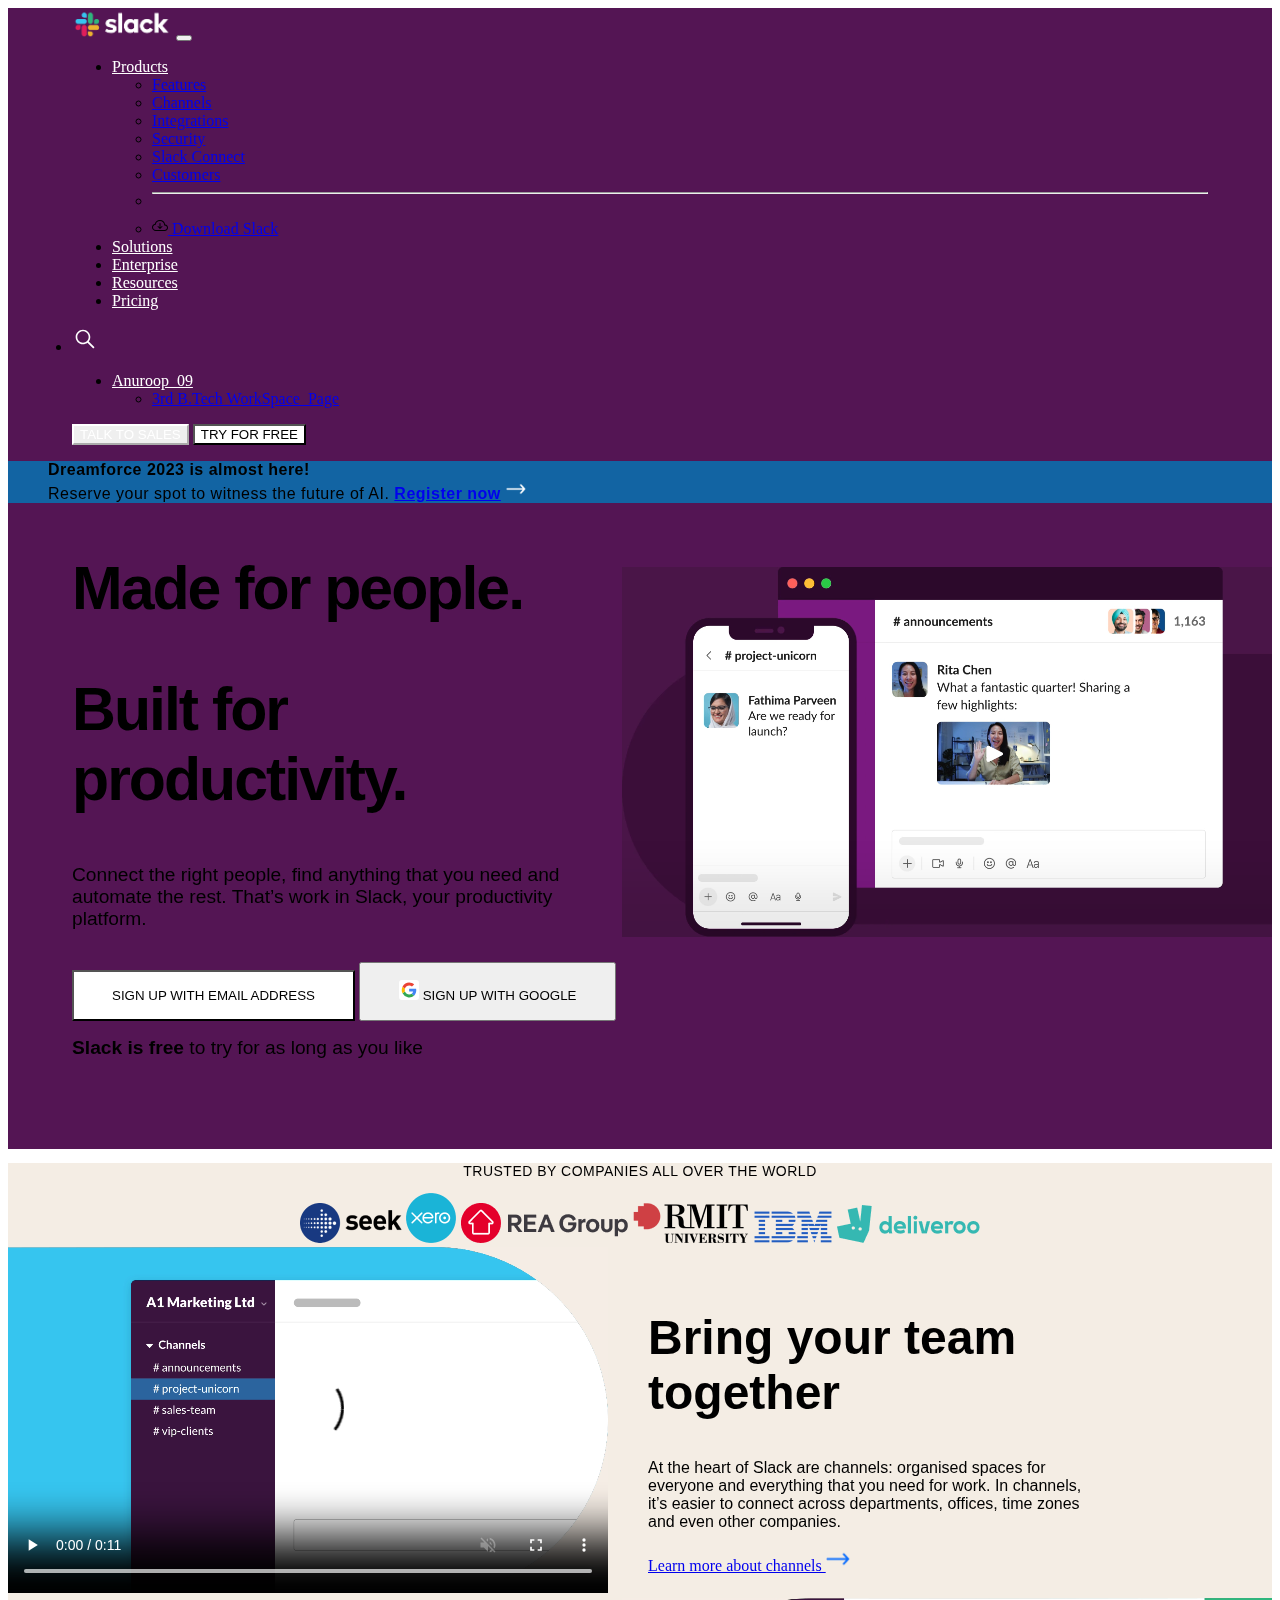
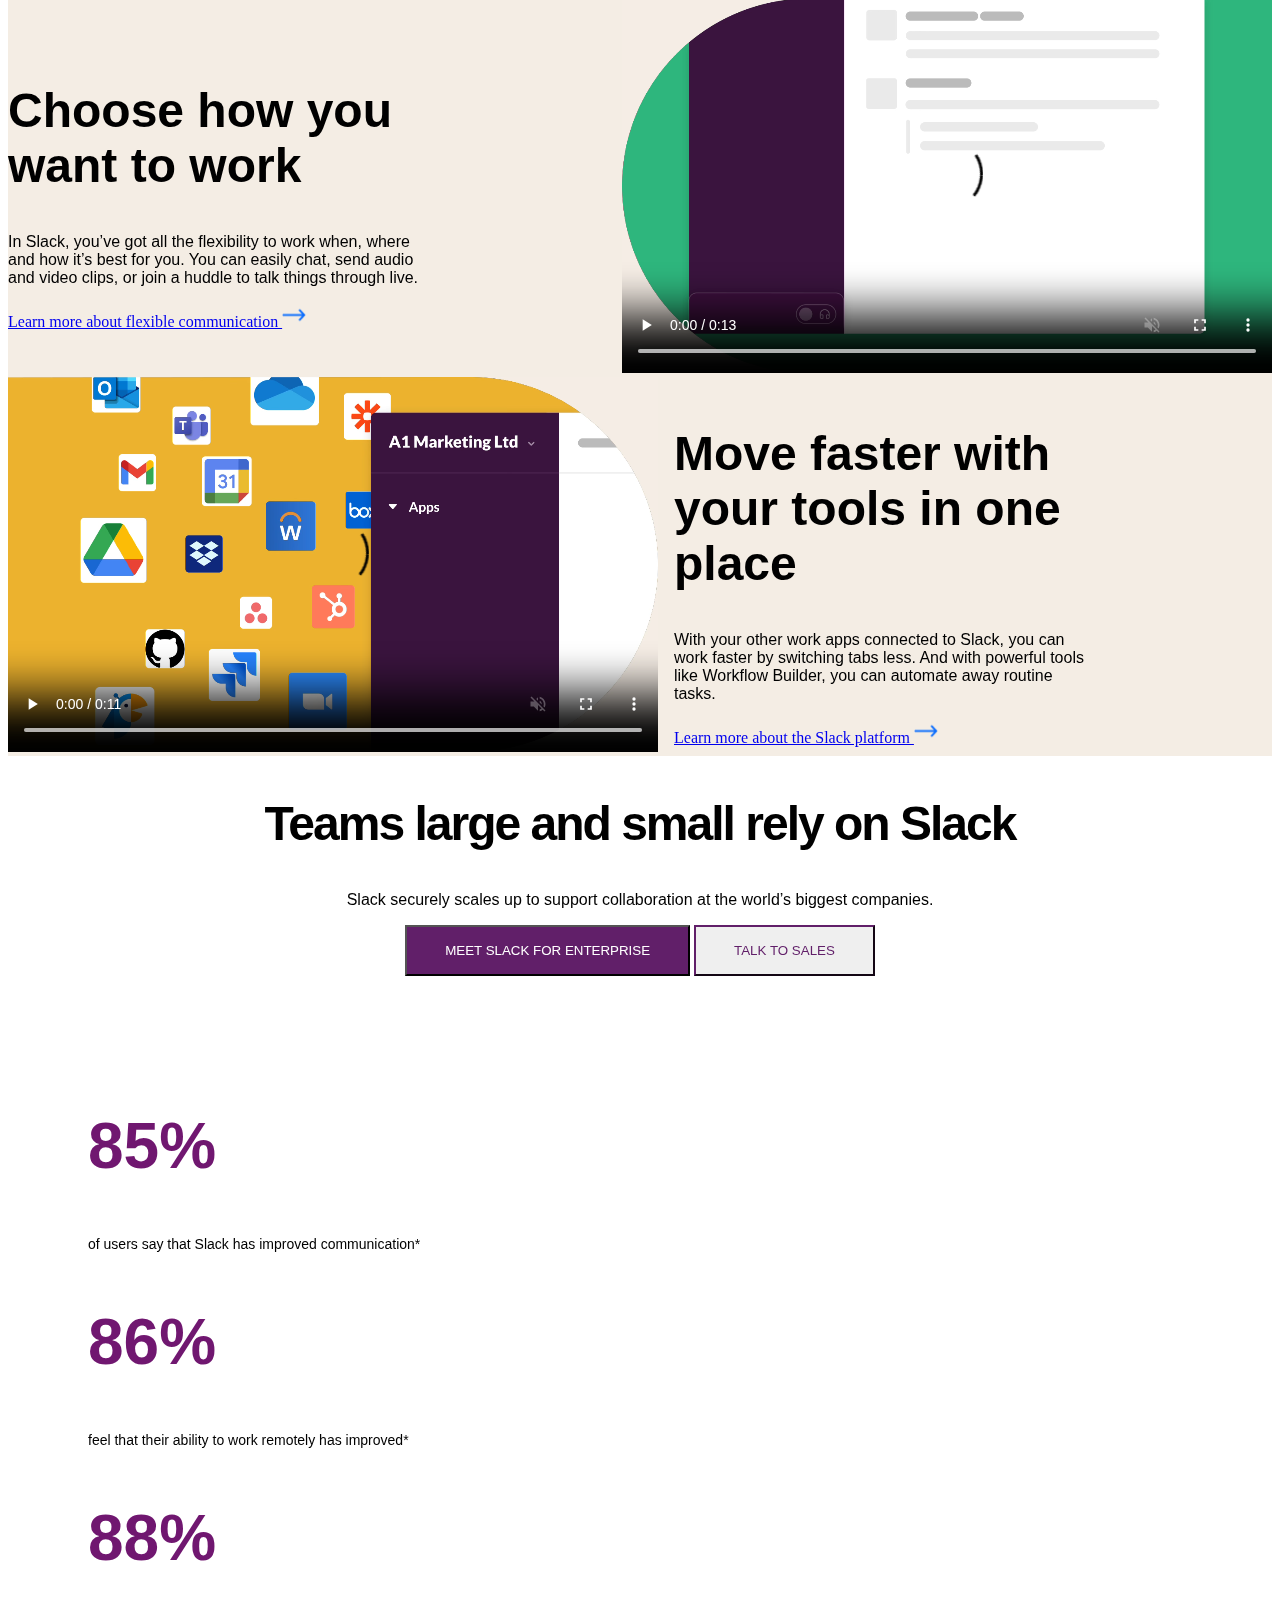
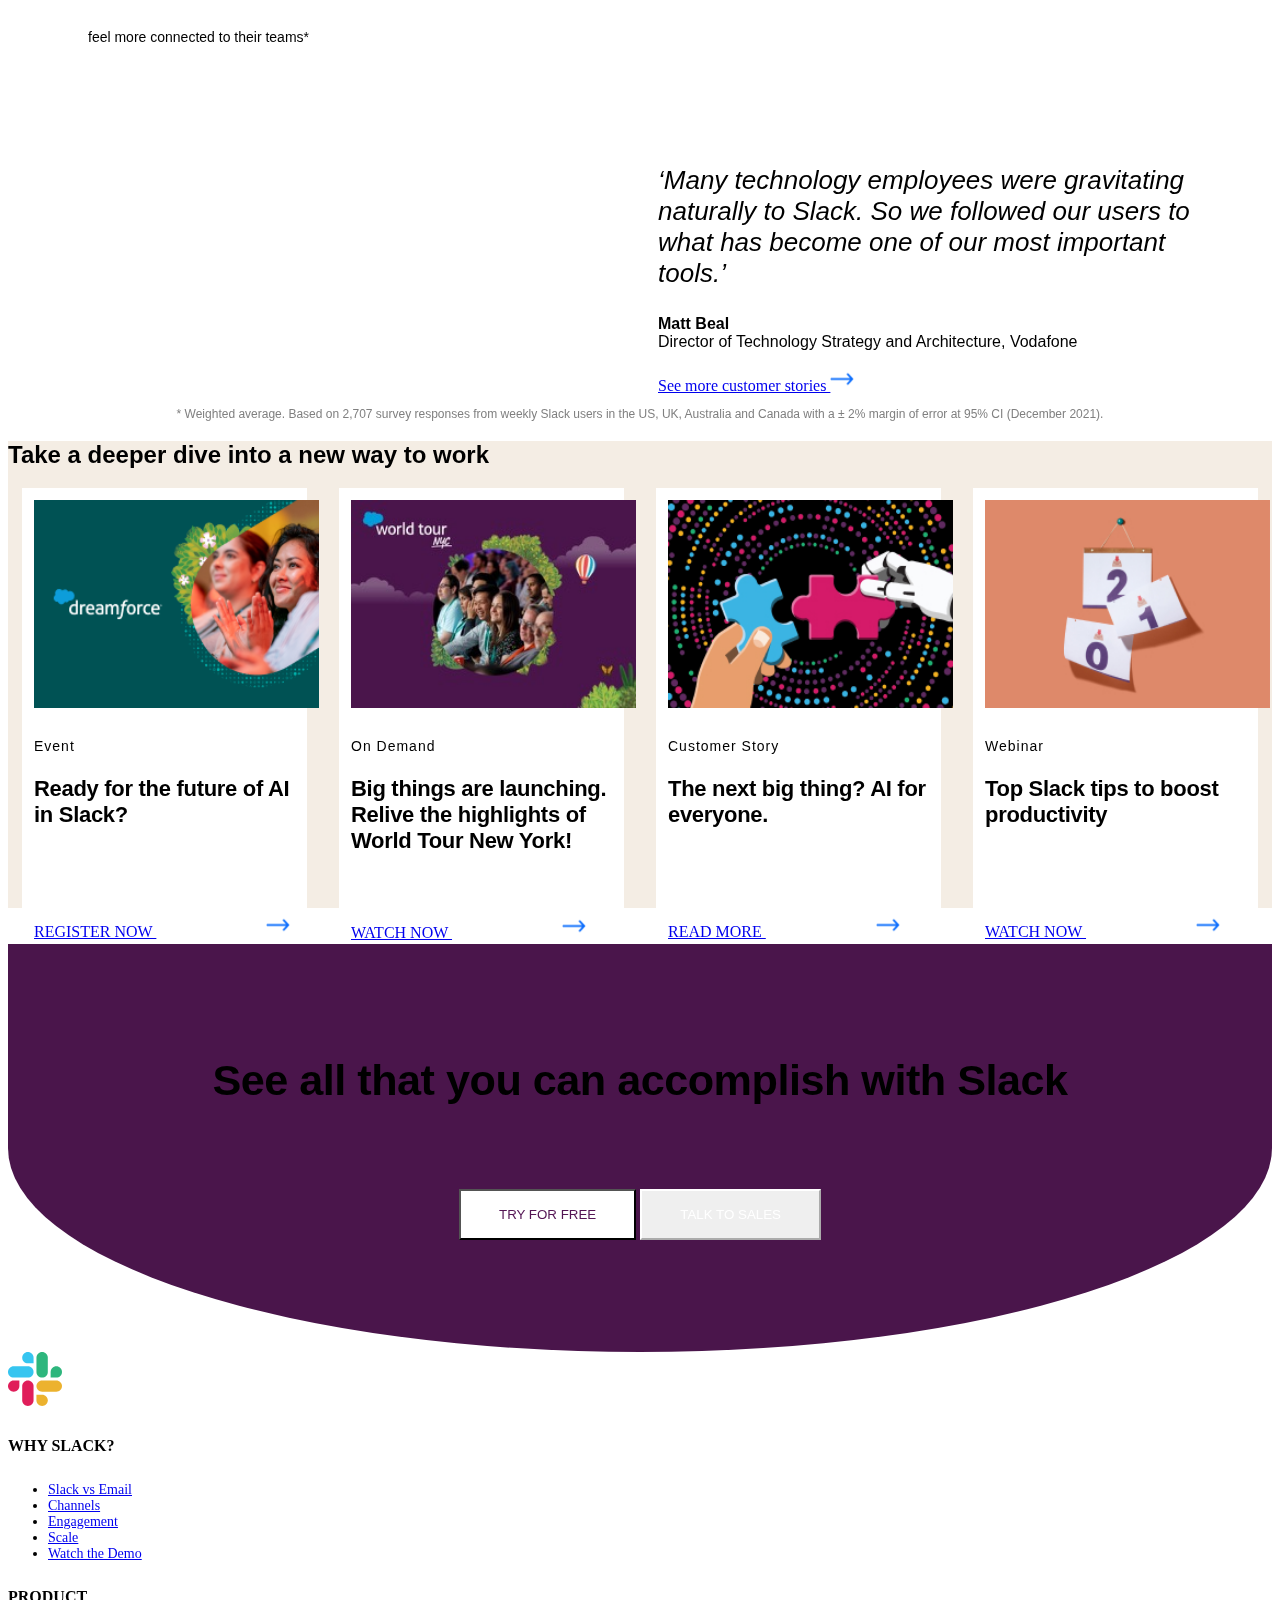
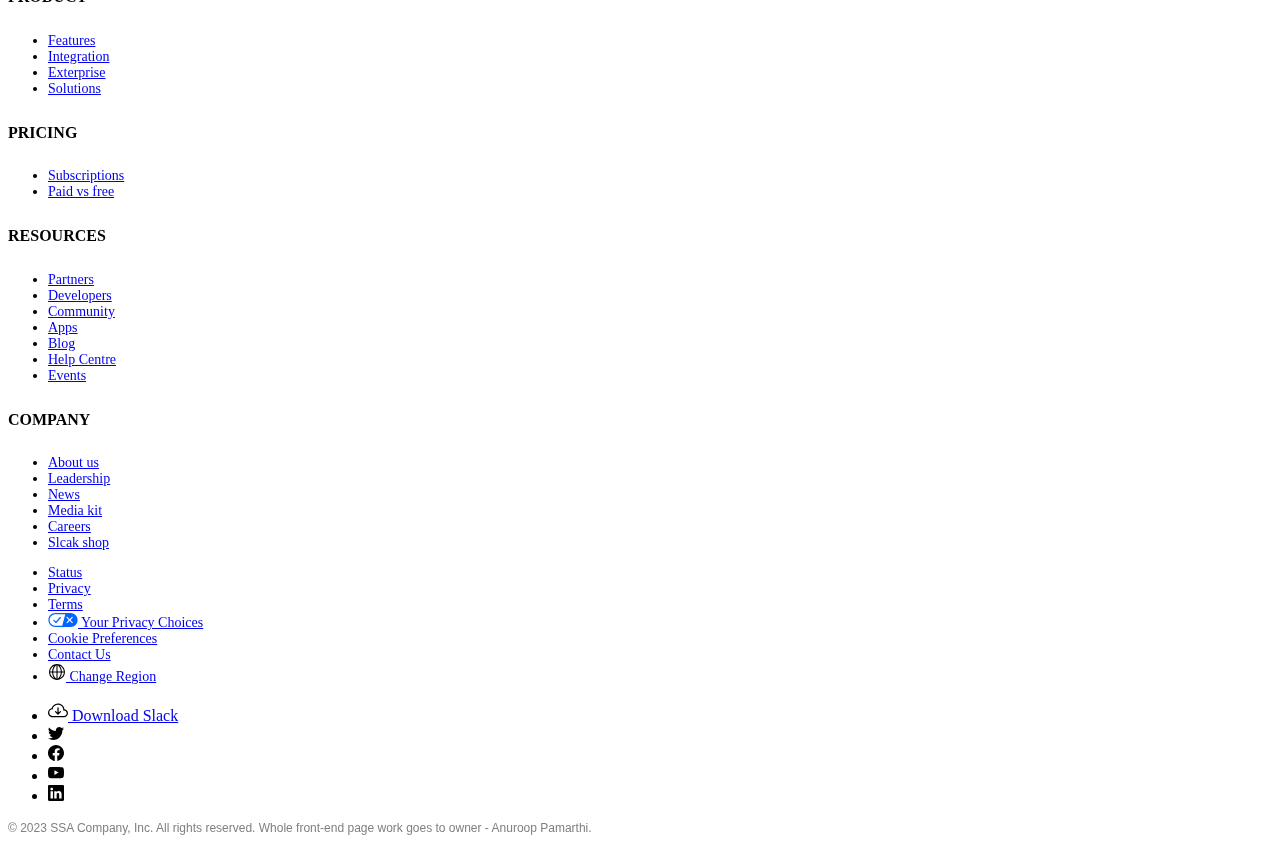
<file: index.html>
<!DOCTYPE html>
<html lang="en">
    <!-- Hey you...! Hi, Thanks for visiting my site. Let me introduce myself. My Name is-
    
                        A       N     N   U      U  R R R R      O O O    O O O   P P P P
                      A   A     N N   N   U      U  R       R   O     O  O     O  P      P
                    A A A A A   N  N  N   U      U  R R R R     O     O  O     O  P P P P
                    A       A   N   N N   U      U  R   R       O     O  O     O  P
                    A       A   N     N    U U U U  R     R      O O O    O O O   P

    I know you came to check my cloned version of the code. But before that you need to solve this trick question.

    A girl with the name of 8 letters.
    - Where the first three letters from Telugu(the letter from telugu makes three letters in english)
    - The next two letters from English
    - Final three letters from Maths

    Read it Carefully and solve that trick question.

    Don't cheat..!, Because even I don't know that answer for the first time. So I searched for answer.
    But you can try and comment on my repository. Excited to see all your reply's

    Want to know the answer. Swipe Down to the END....
-->
<head>
    <meta charset="UTF-8">
    <meta name="viewport" content="width=device-width, initial-scale=1.0">
    <title>Slack Homepage - Clone</title>
    <link href="https://cdn.jsdelivr.net/npm/bootstrap@5.3.1/dist/css/bootstrap.min.css" rel="stylesheet" integrity="sha384-4bw+/aepP/YC94hEpVNVgiZdgIC5+VKNBQNGCHeKRQN+PtmoHDEXuppvnDJzQIu9" crossorigin="anonymous">
    <link rel="stylesheet" href="STYLE CSS/homepage.css">
    <link rel="icon" href="Resources/Slack Page Title Logo.svg">
</head>
<body>
    <!-- Section-1 & Header -->
    <div class="header">
        <nav class="content navbar navbar-expand-lg py-3">
            <a href="dummy.html"><img height="30px" width="100px" src="Resources/Section-1 & Header/slack-header-logo.png" alt="slack-logo"></a>
            <button class="navbar-toggler" type="button" data-bs-toggle="collapse" data-bs-target="#navbarSupportedContent" aria-controls="navbarSupportedContent" aria-expanded="false" aria-label="Toggle navigation">
                <span class="navbar-toggler-icon"></span>
            </button>
            <div class="collapse navbar-collapse" id="navbarSupportedContent">
                <ul class="navbar-nav me-auto ms-4">
                    <li class="nav-item dropdown fw-semibold"><a class="list nav-link dropdown-toggle" href="#" role="button" data-bs-toggle="dropdown" aria-expanded="false">
                        Products
                      </a>
                        <ul class="dropdown-menu">
                            <li><a class="dropdown-item" href="#">Features</a></li>
                            <li><a class="dropdown-item" href="#">Channels</a></li>
                            <li><a class="dropdown-item" href="#">Integrations</a></li>
                            <li><a class="dropdown-item" href="#">Security</a></li>
                            <li><a class="dropdown-item" href="#">Slack Connect</a></li>
                            <li><a class="dropdown-item" href="#">Customers</a></li>
                            <li><hr class="dropdown-divider"></li>
                            <li><a class="dropdown-item" href="#"><img src="Resources/Section-1 & Header/cloud-arrow-down.svg" alt=""> Download Slack</a></li>
                        </ul>
                    </li>
                    <li><a class="list nav-link ms-2 fw-semibold" href="#">Solutions</a></li>
                    <li><a class="list nav-link ms-2 fw-semibold" href="#">Enterprise</a></li>
                    <li><a class="list nav-link ms-2 fw-semibold" href="#">Resources</a></li>
                    <li><a class="list nav-link ms-2 fw-semibold" href="#">Pricing</a></li>
                </ul> 
                <li class="nav-link me-4"><img width="26px" height="26px" src="Resources/Section-1 & Header/search icon.svg" alt="search-icon"></li>
                <ul class="navbar-nav">
                    <li class="nav-item dropdown">
                        <a class="nav-link dropdown-toggle list nav-link me-5 fw-semibold" href="#" role="button" data-bs-toggle="dropdown" aria-expanded="false">
                          Anuroop_09
                        </a>
                        <ul class="dropdown-menu">
                          <li><a class="dropdown-item" href="workspace.html">3rd B.Tech WorkSpace_Page</a></li>
                        </ul>
                    </li>
                </ul>
                <button class="btn btn-talk me-3 fw-semibold">TALK TO SALES</button>
                <button class="btn btn-white fw-bold">TRY FOR FREE</button>
            </div>
        </nav>
        <div class="announcement mx-4 rounded-pill text-white">
            <p class="py-3"><strong>Dreamforce 2023 is almost here!</strong><br>
Reserve your spot to witness the future of AI. <a class="text-white" href="#"><strong>Register now</strong></a>
<img width="20px" src="Resources/Section-1 & Header/right-arrow.png" alt="right-arrow"></p>
        </div>
        <div>
             <!-- Video comes here -->
            <video class="header-video" src="Resources/Section-1 & Header/header video.webm" poster="Resources/Section-1 & Header/Video poster.jpg" controls autoplay muted  width="650px" type="video/webm">Header video</video>
            
        </div>
        <div class="content mt-5">
            <h2 class="header-h2 text-white">Made for people.</h2>
            <h2 class="header-h2 text-warning lh-1">Built for productivity.</h2>
            <p class="header-p1 text-white">Connect the right people, find anything that you need and automate the rest. That’s work in Slack, your productivity platform.</p>
            <button class="btn btn-white fw-semibold">SIGN UP WITH EMAIL ADDRESS</button>
            <button class="btn btn-primary fw-semibold"><img width="20px" src="Resources/Section-1 & Header/google-icon.svg" alt="google-logo"> SIGN UP WITH GOOGLE</button>
            <p class="header-p2 text-white"><strong>Slack is free </strong>to try for as long as you like</p>
        </div>
        
    </div>
    <!-- Section-2 & Companies and features -->
    <div class="companies-features pb-5">
        <div class="companies">
            <p class="comp-p fw-semibold text-black pt-5 pb-2">TRUSTED BY COMPANIES ALL OVER THE WORLD</p>
            <img class="px-4" src="Resources/Section-2 & Companies and features/logo-seek.png" alt="logo-seek">
            <img class="px-4" src="Resources/Section-2 & Companies and features/logo-xero.png" alt="logo-xero">
            <img class="px-4" src="Resources/Section-2 & Companies and features/logo-rea.png" alt="logo-rea">
            <img class="px-4" src="Resources/Section-2 & Companies and features/logo-rmit.png" alt="logo-rmit">
            <img class="px-4" src="Resources/Section-2 & Companies and features/logo-ibm.png" alt="logo-ibm">
            <img class="px-4" src="Resources/Section-2 & Companies and features/logo-deliveroo.png" alt="logo-deliveroo">
        </div>
        <div class="mt-5">
            <div class="cf2 matter"> 
                <!-- Bring Section -->
                <div>
                    <!-- Bring Video Comes here -->
                    <video width="600" src="Resources/Section-2 & Companies and features/Bring your team together.webm" controls autoplay muted  width="650px" type="video/webm"></video>
                </div>
                <div>
                    <h2 class="cf2-1 text-black">Bring your team together</h2>
                    <p class="cf2-2 text-black fw-semibold">At the heart of Slack are channels: organised spaces for everyone and everything that you need for work. In channels, it’s easier to connect across departments, offices, time zones and even other companies.</p>
                    <a class="nav-link text-primary fw-semibold" href="#">Learn more about channels <img width="24px" src="Resources/Section-2 & Companies and features/right-arrow.png" alt="right-arrow"></a>
                </div>
            </div>
            <div class="cf2 mt-5 matter">
                <!-- Choose section -->
                <div class="ps-5">
                    <h2 class="cf2-1 text-black">Choose how you want to work</h2>
                    <p class="cf2-2 text-black fw-semibold">In Slack, you’ve got all the flexibility to work when, where and how it’s best for you. You can easily chat, send audio and video clips, or join a huddle to talk things through live.</p>
                    <a class="nav-link text-primary fw-semibold" href="#">Learn more about flexible communication <img width="24px" src="Resources/Section-2 & Companies and features/right-arrow.png" alt="right-arrow"></a>
                </div>
                <div>
                    <!-- Choose Video Comes here -->
                    <video src="Resources/Section-2 & Companies and features/Choose how you want to work.webm" controls autoplay muted  width="650px" type="video/webm"></video>
                </div>
            </div>
            <div class="cf2 mt-5 matter">
                <!-- Move section -->
                <div>
                    <!-- Move Video Comes here -->
                    <video src="Resources/Section-2 & Companies and features/Move faster with your tools in one place.webm" controls autoplay muted  width="650px" type="video/webm"></video>
                </div>
                <div class="ps-5">
                    <h2 class="cf2-1 text-black">Move faster with your tools in one place</h2>
                    <p class="cf2-2 text-black fw-semibold">With your other work apps connected to Slack, you can work faster by switching tabs less. And with powerful tools like Workflow Builder, you can automate away routine tasks.</p>
                    <a class="nav-link text-primary fw-semibold" href="#">Learn more about the Slack platform <img width="24px" src="Resources/Section-2 & Companies and features/right-arrow.png" alt="right-arrow"></a>
                </div>
            </div>
        </div>
    </div>
    <!-- Section-3 & Stats and features -->
    <div class="pt-5">
        <div class="sf3 pt-5">
            <h2 class="sf3-h21">Teams large and small rely on Slack</h2>
            <p class="py-3 fw-semibold">Slack securely scales up to support collaboration at the world’s biggest companies.</p>
            <button class="btn btn-sf3-1 fw-semibold me-2">MEET SLACK FOR ENTERPRISE</button>
            <button class="btn btn-sf3-2 fw-semibold">TALK TO SALES</button>
        </div>
        <!-- Percentage -->
        <div class="container sf3-per">
            <div class="row">
                <div class="col-lg-4">
                    <h2 class="sf3-per-h2">85%</h2>
                    <p class="sf3-per-p text-black">of users say that Slack has improved communication*</p>
                </div>
                <div class="col-lg-4">
                    <h2 class="sf3-per-h2">86%</h2>
                    <p class="sf3-per-p text-black">feel that their ability to work remotely has improved*</p>
                </div>
                <div class="col-lg-4">
                    <h2 class="sf3-per-h2">88%</h2>
                    <p class="sf3-per-p text-black">feel more connected to their teams*</p>
                </div>
            </div>
        </div>
        <div class="sf3-utube matter pb-5">
            <!-- Video comes here -->
            <video width="650px" class="sf3-video video_capsule asset_height" autoplay="" loop="" title="Video featuring a Slack customer, " muted="" playsinline="">
                <source src="https://a.slack-edge.com/1b4e2a3/marketing/img/homepage/true-prospects/customer-showcase/Vodafone_08.mp4" type="video/mp4">
            </video>
            <div class="ps-5">
                <p class="sf3-video-p"><em>‘Many technology employees were gravitating naturally to Slack. So we followed our users to what has become one of our most important tools.’</em></p>
                <p><strong>Matt Beal</strong><br>Director of Technology Strategy and Architecture, Vodafone</p>
                <a class="nav-link text-primary pt-2" href="#">See more customer stories <img width="24px" src="Resources/Section-2 & Companies and features/right-arrow.png" alt="right-arrow"></a>
            </div>
        </div>
        <p class="pt-5 pb-2 sf3-last-p">* Weighted average. Based on 2,707 survey responses from weekly Slack users in the US, UK, Australia and Canada with a ± 2% margin of error at 95% CI (December 2021).</p>
    </div>
    <!-- Section-4 & Options -->
    <div class="options py-5">
        <h2 class="text-center pb-4 fw-bold text-black">Take a deeper dive into a new way to work</h2>
        <!-- sections comes -->
        <div class="rows">
            <div class="section">
                <div>
                    <img class="o4-img" src="Resources/Section-4 & Options/image-1.png" alt="image1">
                    <div class="o4-text">
                        <p class="o4-sec-p">Event</p>
                        <h3 class="o4-sec-h3">Ready for the future of AI in Slack?</h3>
                    </div>
                    <div class="o4-link">
                        <a class="nav-link text-primary fw-semibold" href="#">REGISTER NOW <img class="img" width="24px" src="Resources/Section-2 & Companies and features/right-arrow.png" alt="right-arrow"></a>
                    </div>
                </div>
            </div>
            <div class="section">
                <div>
                    <img class="o4-img" src="Resources/Section-4 & Options/image-2.jpg" alt="image2">
                    <div class="o4-text">
                        <p class="o4-sec-p">On Demand</p>
                        <h3 class="o4-sec-h3">Big things are launching. Relive the highlights of World Tour New York!</h3>
                    </div>
                    <div class="o4-link2">
                        <a class="nav-link text-primary fw-semibold" href="#">WATCH NOW <img class="img" width="24px" src="Resources/Section-2 & Companies and features/right-arrow.png" alt="right-arrow"></a>
                    </div>
                </div>
            </div>
            <div class="section">
                <div>
                    <img class="o4-img" src="Resources/Section-4 & Options/image-3.jpg" alt="image3">
                    <div class="o4-text">
                        <p class="o4-sec-p">Customer Story</p>
                        <h3 class="o4-sec-h3">The next big thing? AI for everyone.</h3>
                    </div>
                    <div class="o4-link">
                        <a class="nav-link text-primary fw-semibold" href="#">READ MORE <img class="img" width="24px" src="Resources/Section-2 & Companies and features/right-arrow.png" alt="right-arrow"></a>
                    </div>
                </div>
            </div>
            <div class="section">
                <div>
                    <img class="o4-img" src="Resources/Section-4 & Options/image-4.jpg" alt="image4">
                    <div class="o4-text">
                        <p class="o4-sec-p">Webinar</p>
                        <h3 class="o4-sec-h3">Top Slack tips to boost productivity</h3>
                    </div>
                    <div class="o4-link">
                        <a class="nav-link text-primary fw-semibold" href="#">WATCH NOW <img class="img" width="24px" src="Resources/Section-2 & Companies and features/right-arrow.png" alt="right-arrow"></a>
                    </div>
                </div>
            </div>
        </div>
    </div>
    <!--Section-5 & Footer -->
    <div class="footer">
        <div class="foot-head">
            <h2 class="text-white fw-semibold foot-h2">See all that you can accomplish with Slack</h2>
            <button class="btn btn-foot-white fw-semibold me-2">TRY FOR FREE</button>
            <button class="btn btn-foot-violet">TALK TO SALES</button>
        </div>
        <div class="p-5">
            <div class="row pb-5">
                <div class="col-2 ps-4">
                    <a href="#"><img width="54" height="54" src="Resources/Slack Page Title Logo.svg" alt="slack-logo"></a>
                </div>
                <div class="col-2">
                    <h5 class="foot-h5 mb-3">WHY SLACK?</h5>
                    <ul class="nav flex-column foot-ul">
                      <li class="nav-item mb-3"><a href="#" class="nav-link p-0 text-black">Slack vs Email</a></li>
                      <li class="nav-item mb-3"><a href="#" class="nav-link p-0 text-black">Channels</a></li>
                      <li class="nav-item mb-3"><a href="#" class="nav-link p-0 text-black">Engagement</a></li>
                      <li class="nav-item mb-3"><a href="#" class="nav-link p-0 text-black">Scale</a></li>
                      <li class="nav-item mb-3"><a href="#" class="nav-link p-0 text-black">Watch the Demo</a></li>
                    </ul>
                </div>
                <div class="col-2">
                    <h5 class="foot-h5 mb-3">PRODUCT</h5>
                    <ul class="nav flex-column  foot-ul">
                      <li class="nav-item mb-3"><a href="#" class="nav-link p-0 text-black">Features</a></li>
                      <li class="nav-item mb-3"><a href="#" class="nav-link p-0 text-black">Integration</a></li>
                      <li class="nav-item mb-3"><a href="#" class="nav-link p-0 text-black">Exterprise</a></li>
                      <li class="nav-item mb-3"><a href="#" class="nav-link p-0 text-black">Solutions</a></li>
                    </ul>
                </div>
                <div class="col-2">
                    <h5 class="foot-h5 mb-3">PRICING</h5>
                    <ul class="nav flex-column foot-ul">
                      <li class="nav-item mb-3"><a href="#" class="nav-link p-0 text-black">Subscriptions</a></li>
                      <li class="nav-item mb-3"><a href="#" class="nav-link p-0 text-black">Paid vs free</a></li>
                    </ul>
                </div>
                <div class="col-2">
                    <h5 class="foot-h5 mb-3">RESOURCES</h5>
                    <ul class="nav flex-column foot-ul">
                      <li class="nav-item mb-3"><a href="#" class="nav-link p-0 text-black">Partners</a></li>
                      <li class="nav-item mb-3"><a href="#" class="nav-link p-0 text-black">Developers</a></li>
                      <li class="nav-item mb-3"><a href="#" class="nav-link p-0 text-black">Community</a></li>
                      <li class="nav-item mb-3"><a href="#" class="nav-link p-0 text-black">Apps</a></li>
                      <li class="nav-item mb-3"><a href="#" class="nav-link p-0 text-black">Blog</a></li>
                      <li class="nav-item mb-3"><a href="#" class="nav-link p-0 text-black">Help Centre</a></li>
                      <li class="nav-item mb-3"><a href="#" class="nav-link p-0 text-black">Events</a></li>
                    </ul>
                </div>
                <div class="col-2">
                    <h5 class="foot-h5 mb-3">COMPANY</h5>
                    <ul class="nav flex-column foot-ul">
                      <li class="nav-item mb-3"><a href="#" class="nav-link p-0 text-black">About us</a></li>
                      <li class="nav-item mb-3"><a href="#" class="nav-link p-0 text-black">Leadership</a></li>
                      <li class="nav-item mb-3"><a href="#" class="nav-link p-0 text-black">News</a></li>
                      <li class="nav-item mb-3"><a href="#" class="nav-link p-0 text-black">Media kit</a></li>
                      <li class="nav-item mb-3"><a href="#" class="nav-link p-0 text-black">Careers</a></li>
                      <li class="nav-item mb-3"><a href="#" class="nav-link p-0 text-black">Slcak shop</a></li>
                    </ul>
                </div>
            </div>
            <div class="d-flex flex-column flex-sm-row justify-content-between py-4 border-top">
                <ul class="d-flex flex-column flex-sm-row justify-content-between navbar-nav foot-links">
                    <li><a class="nav-link fw-semibold" href="#">Status</a></li>
                    <li><a class="nav-link ms-4 fw-semibold" href="#">Privacy</a></li>
                    <li><a class="nav-link ms-4 fw-semibold" href="#">Terms </a></li>
                    <li><a class="nav-link ms-4 fw-semibold" href="#"><svg fill="none" class="privacy-icon" height="14" viewBox="0 0 30 14" width="30"><path clip-rule="evenodd" d="m7.39998 12.8h6.80002l3.1-11.60005h-9.90002c-3.2 0-5.8 2.6-5.8 5.8 0 3.20005 2.6 5.80005 5.8 5.80005z" fill="#fff" fill-rule="evenodd"></path><path clip-rule="evenodd" d="m22.6 0h-15.19998c-3.9 0-6.999996 3.1-6.999996 7s3.099996 7 6.999996 7h15.19998c3.9 0 7-3.1 7-7s-3.2-7-7-7zm-20.99998 7c0-3.2 2.6-5.8 5.8-5.8h9.89998l-3.1 11.6h-6.79998c-3.2 0-5.8-2.6-5.8-5.8z" fill="#06f" fill-rule="evenodd"></path><path d="m24.6001 4.0001c.2.2.2.6 0 .8l-2.1 2.2 2.2 2.2c.2.2.2.6 0 .8s-.6.2-.8 0l-2.2-2.2-2.2 2.2c-.2.2-.6.2-.8 0s-.2-.6 0-.8l2.1-2.2-2.2-2.2c-.2-.2-.2-.6 0-.8s.6-.2.8 0l2.2 2.2 2.2-2.2c.2-.2.6-.2.8 0z" fill="#fff"></path><path d="m12.7 4.09995c.2.2.3.6.1.8l-4.2 4.9c-.1.1-.2.2-.3.2-.2.10005-.5.10005-.7-.1l-2.2-2.2c-.2-.2-.2-.6 0-.8s.6-.2.8 0l1.8 1.7 3.8-4.5c.2-.2.6-.2.9 0z" fill="#06f"></path></svg> Your Privacy Choices</a></li>
                    <li><a class="nav-link ms-4 fw-semibold" href="#">Cookie Preferences</a></li>
                    <li><a class="nav-link ms-4 fw-semibold" href="#">Contact Us</a></li>
                    <li><a class="nav-link ms-4 fw-semibold" href="#"><svg class="c-locale-new-switcher__globe" width="18" height="18" viewBox="0 0 100 100"><path d="M50.008 5.874c-11.308 0-22.613 4.3-31.219 12.906-17.211 17.211-17.211 45.226 0 62.438 17.211 17.21 45.195 17.21 62.406 0 17.212-17.212 17.243-45.227.032-62.438-8.606-8.606-19.912-12.906-31.22-12.906zm-3.125 6.125h.125v34.969H28.914c.58-10.29 4.095-20.385 10.594-28.157 2.27-2.715 4.757-4.983 7.375-6.812zm6.125 0h.062a38 38 0 0 1 7.407 6.812c6.498 7.772 10.014 17.866 10.593 28.157H53.008v-34.97zm-18.094 2.937c-7.508 8.978-11.557 20.412-12.156 32.032H11.977c.687-8.725 4.343-17.25 11.03-23.938a38.166 38.166 0 0 1 11.907-8.094zm30.219.062a38.176 38.176 0 0 1 11.812 8.063c6.685 6.685 10.369 15.19 11.063 23.906H77.227c-.598-11.59-4.623-23-12.094-31.969zm-53.156 37.97h10.78c.59 11.638 4.638 23.07 12.157 32.062a38.133 38.133 0 0 1-11.875-8.063c-6.7-6.7-10.376-15.258-11.062-24zm16.937 0h18.094V88.03h-.063c-2.644-1.838-5.146-4.135-7.437-6.875-6.512-7.787-10.025-17.876-10.594-28.188zm24.094 0H71.07c-.568 10.31-4.082 20.4-10.593 28.187-2.298 2.747-4.817 5.034-7.47 6.875V52.967zm24.219 0h10.812c-.679 8.741-4.39 17.295-11.094 24A38.07 38.07 0 0 1 65.04 85.06c.01-.011.022-.02.031-.031 7.52-8.992 11.568-20.424 12.157-32.063z"></path></svg> Change Region</a></li>
                </ul>
                <ul class="list-unstyled d-flex align-items-center m-0">
                    <li class="ms-3"><a class="nav-link fw-semibold" href="#"><img width="20" height="20" src="Resources/Section-1 & Header/cloud-arrow-down.svg" alt=""> Download Slack</a></li>
                    <li class="ms-3"><a class="link-body-emphasis" href="#"><img src="Resources/Section-5 & Footer/twitter.svg" alt="twitter"></a></li>
                    <li class="ms-3"><a class="link-body-emphasis" href="#"><img src="Resources/Section-5 & Footer/facebook.svg" alt="facebook"></a></li>
                    <li class="ms-3"><a class="link-body-emphasis" href="#"><img src="Resources/Section-5 & Footer/youtube.svg" alt="youtube"></a></li>
                    <li class="ms-3"><a class="link-body-emphasis" href="#"><img src="Resources/Section-5 & Footer/linkedin.svg" alt="linkedin"></a></li>
                </ul>
              </div>
              <p class="foot-last-p m-0">© 2023 SSA Company, Inc. All rights reserved. Whole front-end page work goes to owner - Anuroop Pamarthi.</p>
        </div>
    </div>


    <script src="https://cdn.jsdelivr.net/npm/bootstrap@5.3.1/dist/js/bootstrap.bundle.min.js" integrity="sha384-HwwvtgBNo3bZJJLYd8oVXjrBZt8cqVSpeBNS5n7C8IVInixGAoxmnlMuBnhbgrkm" crossorigin="anonymous"></script>
</body>

<!-- The Answer is......
                    GANGOTRI -->
</html>
</file>
<file: STYLE CSS/homepage.css>
h2{
    font-family: Slack-Larsseit,"Helvetica Neue",Helvetica,"Segoe UI",Tahoma,Arial,sans-serif;
}
h3{
    font-family: Slack-Larsseit,"Helvetica Neue",Helvetica,"Segoe UI",Tahoma,Arial,sans-serif;
}
p{
    font-family: Slack-Circular-Pro,"Helvetica Neue",Helvetica,"Segoe UI",Tahoma,Arial,sans-serif;
}
/* Section-1 & Header */
.header{
    background-color: #541554;
    padding-bottom: 90px;
}
.content{
    padding: 0 4rem;
}
.dropdown:hover .dropdown-menu{
    display: block;
}
.dropdown-item:hover{
    background-color: #1264a3;
    color: white;
}
.list{
    color: white;
}
.list:hover{
    color: grey;
}
.announcement{
    background-color: #1264a3;
    padding-left: 2.5rem;
    letter-spacing: 0.5px;
}
.header-h2{
    letter-spacing: -2.0px;
    font-size: 3.8rem;
    font-weight: 700;
}
.mt-5 .btn{
    padding: 16px 38px;
}
.header-p1{
    margin-top: 16px;
    margin-bottom: 32px;
    max-width: 50%;
    font-size: 1.2rem;
}
.header-p2{
    margin-top: 16px;
    margin-bottom: 0px;
    font-size: 1.2rem;
}
.btn-talk{
    border-color: white;
    color: white;
}
.btn-talk:hover{
    background-color: #701770;
    border-color: white;
    color: white; 
}
.btn-white{
    background-color: white;
}
.btn-white:hover{
    background-color: rgb(228, 219, 230);
    color: rgb(0, 0, 0);
}
.header-video{
    float: right;
    margin-top: 48px;
}

/* Section-2 & Companies and features */
.companies-features{
    background-color: #f4ede4;
}
.companies{
    text-align: center;
}
.comp-p{
    letter-spacing: 0.5px;
    font-size: 14px;
}
.cf2{
    display: grid;
    grid-template-columns: 1fr 1fr;
    grid-template-rows: 1fr;
    gap: 1rem;
}
.matter{
    align-items: center;
}
.cf2-1{
    font-size: 3rem;
    font-weight: 700;
    max-width: 80%;
}
.cf2-2{
    font-size: 1rem;
    max-width: 70%;
}


/* Section-3 & Stats and features */
.sf3{
    text-align: center;
}
.sf3-h21{
    font-size: 3rem;
    font-weight: 600;
    letter-spacing: -2px;
}
.btn-sf3-1{
    background-color: #611f69;
    color: white;
    padding: 16px 38px;
}
.btn-sf3-1:hover{
    background-color: #4a154b;
    color: white;
}
.btn-sf3-2{
    border-color: #611f69;
    color: #611f69;
    padding: 16px 38px;
}
.btn-sf3-2:hover{
    background-color: rgb(228, 219, 230);
    border-color: #4a154b;
    color: #4a154b;
}
.sf3-per{
    padding: 5rem 5rem;
}
.sf3-per-h2{
    color: #701770;
    font-size: 4rem;
    font-weight: 600;
}
.sf3-per-p{
    font-size: 14px;
    max-width: 60%;
}
.sf3-utube{
    display: grid;
    grid-template-columns: 1fr 1fr;
    grid-template-rows: 1fr;
}
.sf3-video{
    border-radius: 0 200px 200px 0;
}
.sf3-video-p{
    font-size: 26px;
    max-width: 90%;
}
.sf3-last-p{
    font-size: 12px;
    color: grey;
    text-align: center;
}

/* Section-4 & Options */
.options{
    background-color: #f4ede4;
}
.rows{
    display: flex;
    justify-content: center;
}
.section{
    width: 285px;
    height: 420px;
    background-color: white;
    margin: 0 1rem;
    justify-content: center;
}
.o4-img{
    padding: 12px;
    width: 285px;
    height: 208px;
}
.o4-text{
    padding: 0 12px;
}
.o4-link{
   padding: 0 12px;
   margin-top: 85px;
}
.o4-link2{
    padding: 0 12px;
    margin-top: 60px;
}
img.img{
    margin-left: 110px;
}
.o4-sec-p{
    font-size: 14px;
    letter-spacing: 1px;
}
.o4-sec-h3{
    font-size: 22px;
    font-weight: 700;
    color: black;
    letter-spacing: -0.3px;
}

/* Section-5 & Footer */
.foot-head{
    background-color: #4a154b;
    text-align: center;
    padding-bottom: 7rem;
    border-bottom-left-radius: 50%;
    border-bottom-right-radius: 50%;
}
.foot-h2{
    padding: 7rem 0 3rem 0;
    font-size: 2.7rem;
    letter-spacing: -0.5px;
}
.btn-foot-white{
    background-color: white;
    color: #541554;
    padding: 16px 38px;
}
.btn-foot-white:hover{
    background-color: rgb(228, 219, 230);
    border-color: #4a154b;
    color: #4a154b;
}
.btn-foot-violet{
    border-color: white;
    color: white;
    padding: 16px 38px;
}
.btn-foot-violet:hover{
    background-color: #701772;
    border-color: white;
    color: white;
    padding: 16px 38px;
}
.foot-h5{
    font-size: 16px;
}
.foot-ul{
    font-size: 14px;
}
.foot-links{
    font-size: 14px;
}
.footer.dropdown-menu{
    top: -100%;
}
.foot-last-p{
    font-size: 12px;
    color: grey;
}
</file>
